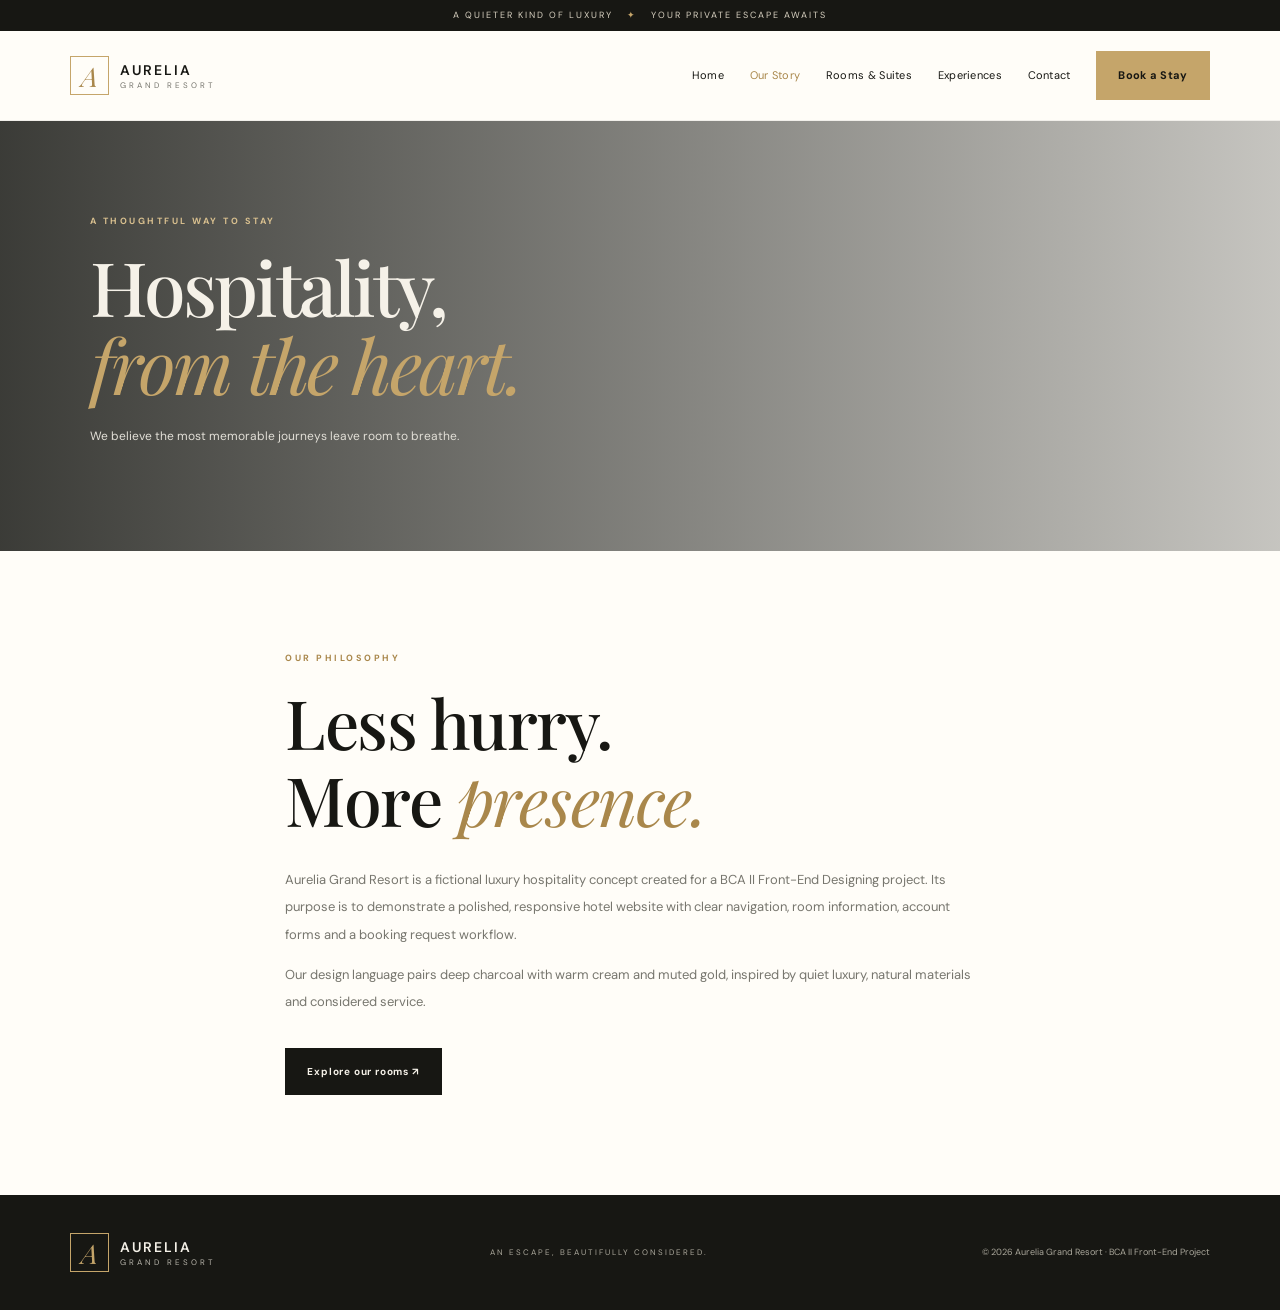
<file: proj/about.html>
<!DOCTYPE html>
<html lang="en">

<head>
    <meta charset="UTF-8">
    <meta name="viewport" content="width=device-width, initial-scale=1.0">
    <title>Our Story | Aurelia</title>
    <link
        href="https://fonts.googleapis.com/css2?family=DM+Sans:wght@400;500;600;700&family=Playfair+Display:wght@400;500;600;700&display=swap"
        rel="stylesheet">
    <link rel="stylesheet" href="css/style.css">
</head>

<body>
    <div class="announcement">A QUIETER KIND OF LUXURY <span>✦</span> YOUR PRIVATE ESCAPE AWAITS</div>
    <header class="site-header"><a class="brand" href="index.html"><span
                class="brand-mark">A</span><span><strong>AURELIA</strong><small>GRAND RESORT</small></span></a>
        <nav class="main-nav"><a href="index.html">Home</a><a class="active" href="about.html">Our Story</a><a
                href="rooms.html">Rooms & Suites</a><a href="facilities.html">Experiences</a><a
                href="index.html#contact">Contact</a><a class="button button-gold nav-book" href="booking.html">Book a
                Stay</a></nav>
    </header>
    <main>
        <section class="page-hero about-hero">
            <div>
                <p class="eyebrow light">A THOUGHTFUL WAY TO STAY</p>
                <h1>Hospitality,<br><em>from the heart.</em></h1>
                <p>We believe the most memorable journeys leave room to breathe.</p>
            </div>
        </section>
        <section class="section story-content">
            <p class="eyebrow">OUR PHILOSOPHY</p>
            <h2>Less hurry.<br>More <em>presence.</em></h2>
            <p>Aurelia Grand Resort is a fictional luxury hospitality concept created for a BCA II Front-End Designing
                project. Its purpose is to demonstrate a polished, responsive hotel website with clear navigation, room
                information, account forms and a booking request workflow.</p>
            <p>Our design language pairs deep charcoal with warm cream and muted gold, inspired by quiet luxury, natural
                materials and considered service.</p><a class="button button-dark" href="rooms.html">Explore our rooms
                ↗</a>
        </section>
    </main>
    <footer class="site-footer"><a class="brand brand-footer" href="index.html"><span
                class="brand-mark">A</span><span><strong>AURELIA</strong><small>GRAND RESORT</small></span></a>
        <p>AN ESCAPE, BEAUTIFULLY CONSIDERED.</p><small>© <span id="year"></span> Aurelia Grand Resort · BCA II
            Front-End Project</small>
    </footer>
    <script src="https://code.jquery.com/jquery-3.7.1.min.js"></script>
    <script src="js/jquery-effects.js"></script>
    <script src="js/script.js"></script>
</body>

</html>
</file>
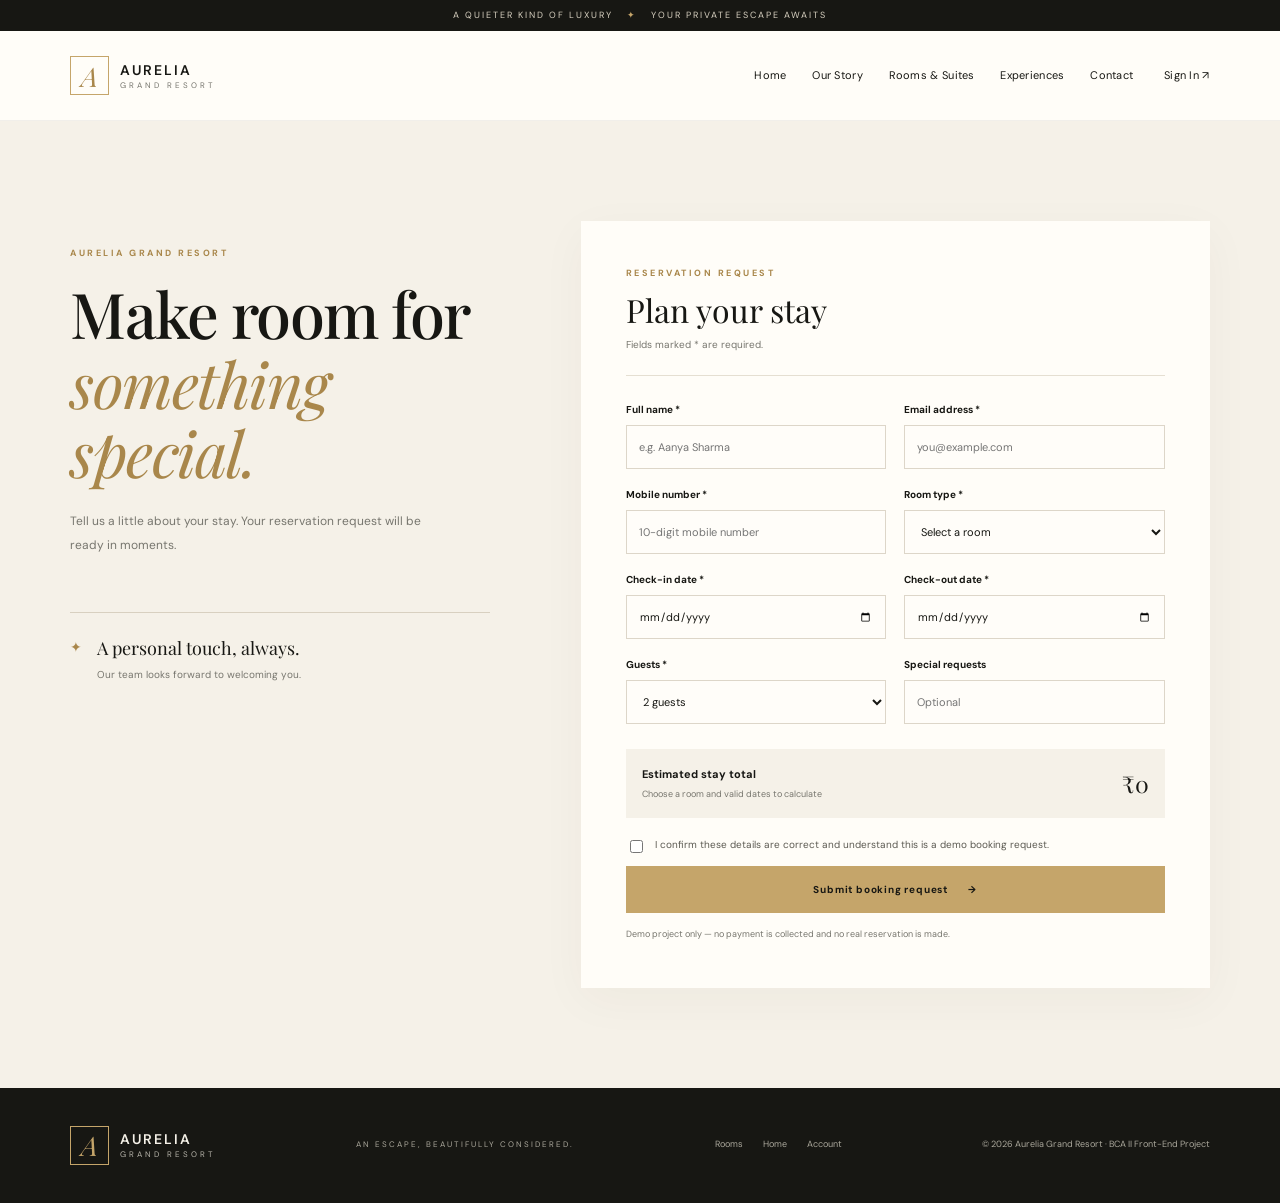
<file: proj/booking.html>
<!DOCTYPE html>
<html lang="en">

<head>
    <meta charset="UTF-8">
    <meta name="viewport" content="width=device-width, initial-scale=1.0">
    <title>Book a Stay | Aurelia</title>
    <link rel="preconnect" href="https://fonts.googleapis.com">
    <link
        href="https://fonts.googleapis.com/css2?family=DM+Sans:wght@400;500;600;700&family=Playfair+Display:wght@400;500;600;700&display=swap"
        rel="stylesheet">
    <link rel="stylesheet" href="css/style.css">
</head>

<body>
    <div class="announcement">A QUIETER KIND OF LUXURY <span>✦</span> YOUR PRIVATE ESCAPE AWAITS</div>
    <header class="site-header"><a class="brand" href="index.html"><span
                class="brand-mark">A</span><span><strong>AURELIA</strong><small>GRAND RESORT</small></span></a><button
            class="menu-toggle" id="menuToggle" aria-label="Toggle navigation">☰</button>
        <nav class="main-nav" id="mainNav"><a href="index.html">Home</a><a href="about.html">Our Story</a><a
                href="rooms.html">Rooms & Suites</a><a href="facilities.html">Experiences</a><a
                href="index.html#contact">Contact</a><a class="nav-login" href="login.html">Sign In ↗</a></nav>
    </header>
    <main>
        <section class="booking-page section">
            <div class="booking-intro">
                <p class="eyebrow">AURELIA GRAND RESORT</p>
                <h1>Make room for<br><em>something special.</em></h1>
                <p>Tell us a little about your stay. Your reservation request will be ready in moments.</p>
                <div class="booking-note"><span>✦</span>
                    <div><strong>A personal touch, always.</strong>
                        <p>Our team looks forward to welcoming you.</p>
                    </div>
                </div>
            </div>
            <div class="form-panel">
                <div class="form-panel-head">
                    <p class="eyebrow">RESERVATION REQUEST</p>
                    <h2>Plan your stay</h2>
                    <p>Fields marked * are required.</p>
                </div>
                <form id="bookingForm" novalidate>
                    <div class="form-row">
                        <div class="field"><label for="fullName">Full name *</label><input id="fullName" name="fullName"
                                autocomplete="name" required minlength="2" placeholder="e.g. Aanya Sharma"><small
                                class="error"></small></div>
                        <div class="field"><label for="email">Email address *</label><input id="email" name="email"
                                type="email" autocomplete="email" required placeholder="you@example.com"><small
                                class="error"></small></div>
                    </div>
                    <div class="form-row">
                        <div class="field"><label for="mobile">Mobile number *</label><input id="mobile" name="mobile"
                                type="tel" inputmode="numeric" pattern="[0-9]{10}" maxlength="10" required
                                placeholder="10-digit mobile number"><small class="error"></small></div>
                        <div class="field"><label for="roomType">Room type *</label><select id="roomType"
                                name="roomType" required>
                                <option value="">Select a room</option>
                                <option value="Deluxe Retreat">Deluxe Retreat — ₹6,500/night</option>
                                <option value="Premier Suite">Premier Suite — ₹9,800/night</option>
                                <option value="Signature Villa">Signature Villa — ₹18,500/night</option>
                            </select><small class="error"></small></div>
                    </div>
                    <div class="form-row">
                        <div class="field"><label for="checkIn">Check-in date *</label><input id="checkIn"
                                name="checkIn" type="date" required><small class="error"></small></div>
                        <div class="field"><label for="checkOut">Check-out date *</label><input id="checkOut"
                                name="checkOut" type="date" required><small class="error"></small></div>
                    </div>
                    <div class="form-row">
                        <div class="field"><label for="guests">Guests *</label><select id="guests" name="guests"
                                required>
                                <option value="1">1 guest</option>
                                <option value="2" selected>2 guests</option>
                                <option value="3">3 guests</option>
                                <option value="4">4 guests</option>
                                <option value="5">5 guests</option>
                                <option value="6">6 guests</option>
                            </select><small class="error"></small></div>
                        <div class="field"><label for="requests">Special requests</label><input id="requests"
                                name="requests" placeholder="Optional"></div>
                    </div>
                    <div class="estimate-box">
                        <div><span>Estimated stay total</span><small id="estimateDetails">Choose a room and dates to
                                calculate</small></div><strong id="estimateTotal">₹0</strong>
                    </div>
                    <label class="checkbox-line"><input type="checkbox" id="terms" required><span>I confirm these
                            details are correct and understand this is a demo booking request.</span></label><small
                        class="error terms-error"></small>
                    <button class="button button-gold button-full" type="submit">Submit booking request
                        <span>→</span></button>
                    <p class="form-disclaimer">Demo project only — no payment is collected and no real reservation is
                        made.</p>
                </form>
            </div>
        </section>
    </main>
    <footer class="site-footer"><a class="brand brand-footer" href="index.html"><span
                class="brand-mark">A</span><span><strong>AURELIA</strong><small>GRAND RESORT</small></span></a>
        <p>AN ESCAPE, BEAUTIFULLY CONSIDERED.</p>
        <div><a href="rooms.html">Rooms</a><a href="index.html">Home</a><a href="login.html">Account</a></div><small>©
            <span id="year"></span> Aurelia Grand Resort · BCA II Front-End Project</small>
    </footer>
    <script src="https://code.jquery.com/jquery-3.7.1.min.js"></script>
    <script src="js/jquery-effects.js"></script>
    <script src="js/script.js"></script>
    <script src="js/booking.js"></script>
</body>

</html>
</file>
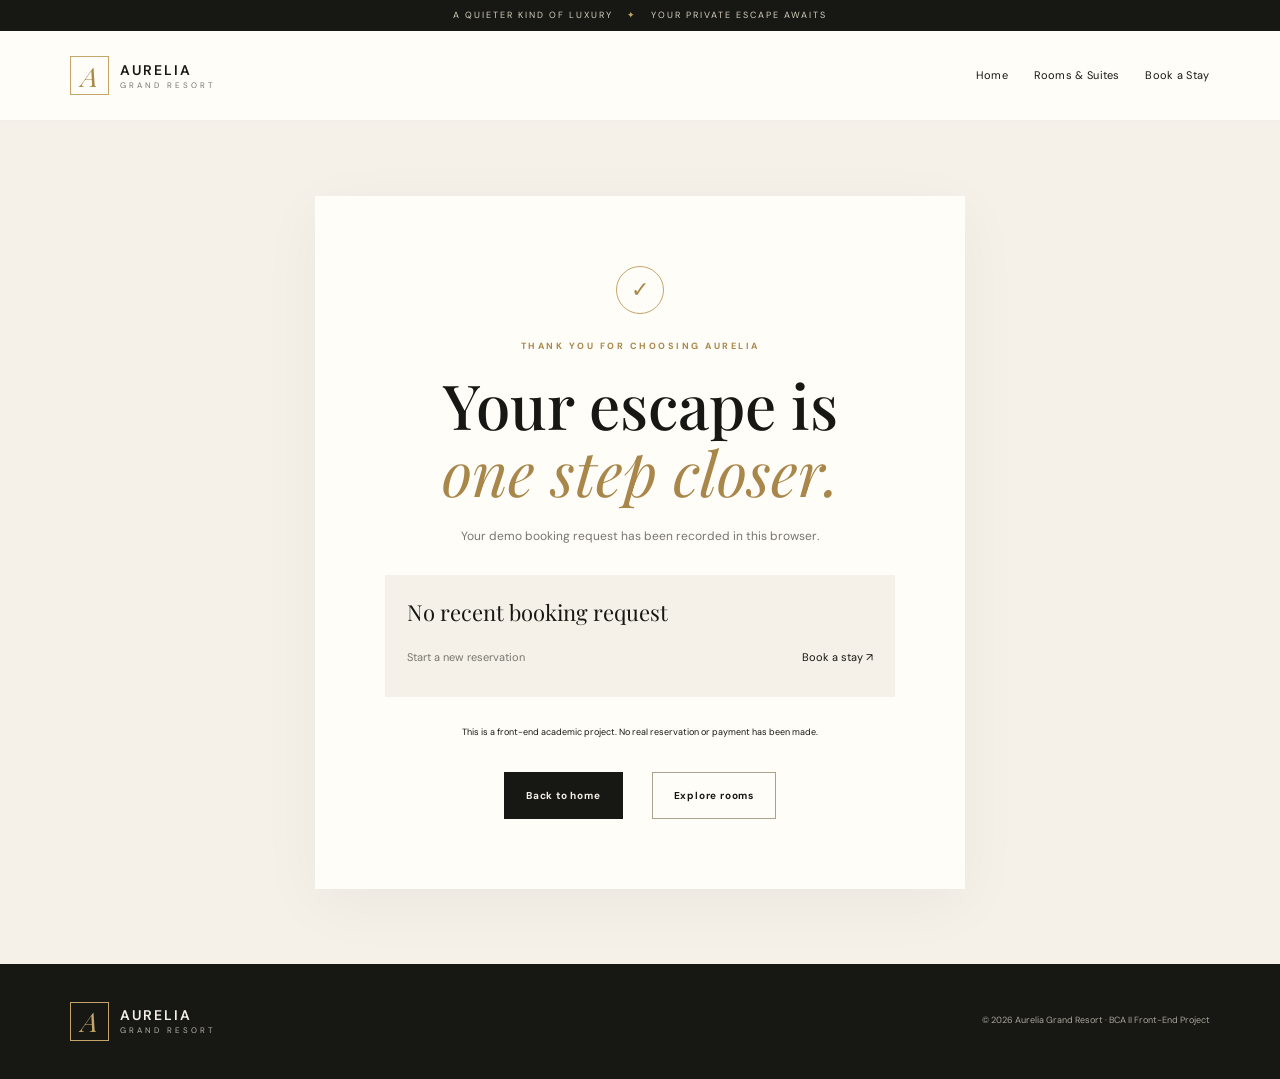
<file: proj/confirmation.html>
<!DOCTYPE html>
<html lang="en">

<head>
    <meta charset="UTF-8">
    <meta name="viewport" content="width=device-width, initial-scale=1.0">
    <title>Booking Request Received | Aurelia</title>
    <link
        href="https://fonts.googleapis.com/css2?family=DM+Sans:wght@400;500;600;700&family=Playfair+Display:wght@400;500;600;700&display=swap"
        rel="stylesheet">
    <link rel="stylesheet" href="css/style.css">
</head>

<body>
    <div class="announcement">A QUIETER KIND OF LUXURY <span>✦</span> YOUR PRIVATE ESCAPE AWAITS</div>
    <header class="site-header"><a class="brand" href="index.html"><span
                class="brand-mark">A</span><span><strong>AURELIA</strong><small>GRAND RESORT</small></span></a>
        <nav class="main-nav"><a href="index.html">Home</a><a href="rooms.html">Rooms & Suites</a><a
                href="booking.html">Book a Stay</a></nav>
    </header>
    <main class="confirmation-wrap">
        <div class="confirmation-card">
            <div class="success-icon">✓</div>
            <p class="eyebrow">THANK YOU FOR CHOOSING AURELIA</p>
            <h1>Your escape is<br><em>one step closer.</em></h1>
            <p class="confirmation-lead">Your demo booking request has been recorded in this browser.</p>
            <div id="confirmationDetails" class="confirmation-details"></div>
            <p class="muted small-note">This is a front-end academic project. No real reservation or payment has been
                made.</p>
            <div class="hero-actions centered"><a class="button button-dark" href="index.html">Back to home</a><a
                    class="button button-outline-dark" href="rooms.html">Explore rooms</a></div>
        </div>
    </main>
    <footer class="site-footer"><a class="brand brand-footer" href="index.html"><span
                class="brand-mark">A</span><span><strong>AURELIA</strong><small>GRAND RESORT</small></span></a><small>©
            <span id="year"></span> Aurelia Grand Resort · BCA II Front-End Project</small></footer>
    <script src="https://code.jquery.com/jquery-3.7.1.min.js"></script>
    <script src="js/jquery-effects.js"></script>
    <script src="js/script.js"></script>
    <script src="js/confirmation.js"></script>
</body>

</html>
</file>
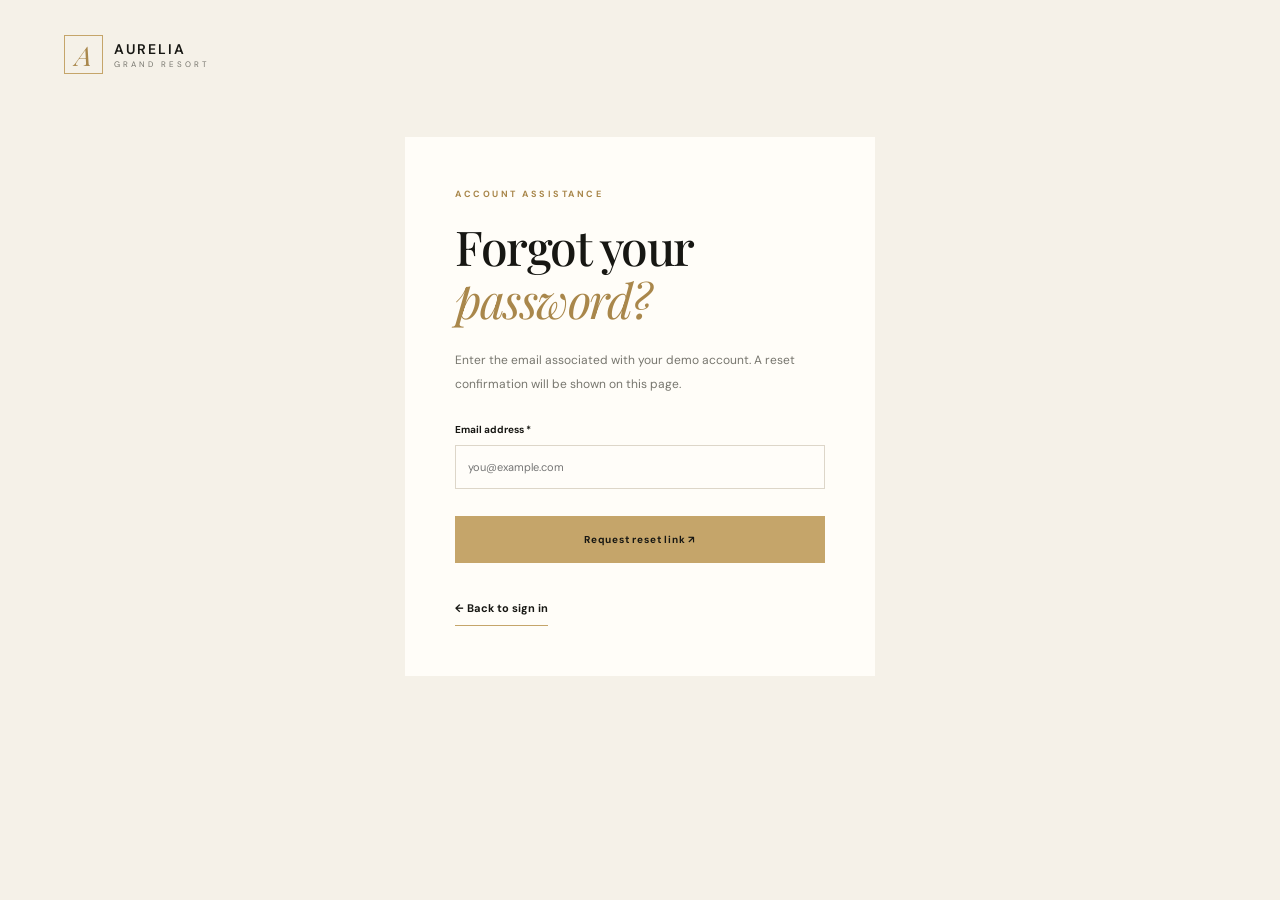
<file: proj/forgot-password.html>
<!DOCTYPE html>
<html lang="en">

<head>
    <meta charset="UTF-8">
    <meta name="viewport" content="width=device-width, initial-scale=1.0">
    <title>Reset Password | Aurelia</title>
    <link
        href="https://fonts.googleapis.com/css2?family=DM+Sans:wght@400;500;600;700&family=Playfair+Display:wght@400;500;600;700&display=swap"
        rel="stylesheet">
    <link rel="stylesheet" href="css/style.css">
</head>

<body class="simple-auth"><a class="brand" href="index.html"><span
            class="brand-mark">A</span><span><strong>AURELIA</strong><small>GRAND RESORT</small></span></a>
    <main class="simple-auth-card">
        <p class="eyebrow">ACCOUNT ASSISTANCE</p>
        <h1>Forgot your<br><em>password?</em></h1>
        <p>Enter the email associated with your demo account. A reset confirmation will be shown on this page.</p>
        <form id="forgotForm" novalidate>
            <div class="field"><label for="forgotEmail">Email address *</label><input id="forgotEmail" type="email"
                    required placeholder="you@example.com"><small class="error"></small></div><button
                class="button button-gold button-full" type="submit">Request reset link ↗</button>
            <div id="forgotMessage" class="inline-message" role="status"></div>
        </form><a class="text-link dark-link" href="login.html">← Back to sign in</a>
    </main>
    <script src="https://code.jquery.com/jquery-3.7.1.min.js"></script>
    <script src="js/jquery-effects.js"></script>
    <script src="js/script.js"></script>
    <script src="js/auth.js"></script>
</body>

</html>
</file>
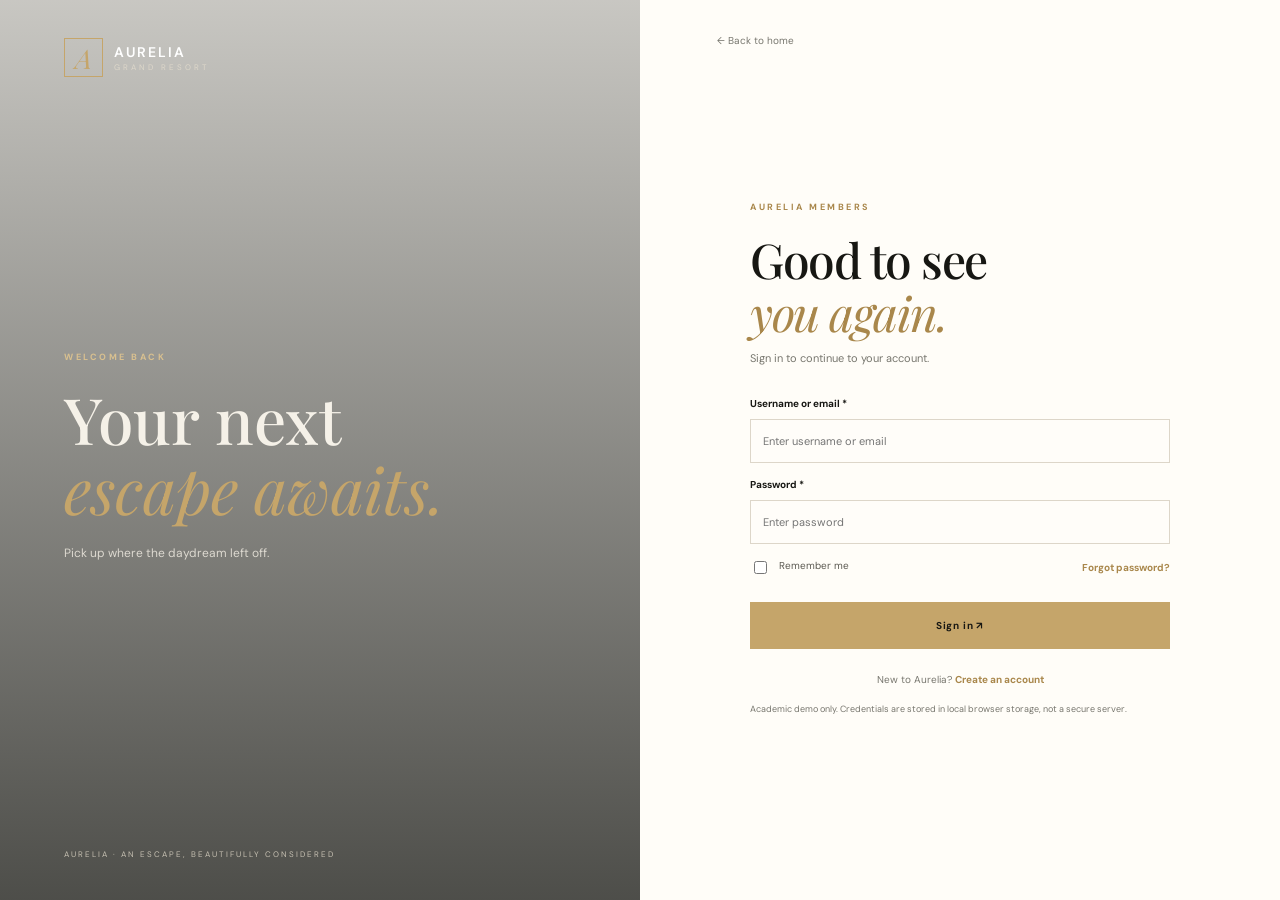
<file: proj/login.html>
<!DOCTYPE html>
<html lang="en">

<head>
    <meta charset="UTF-8">
    <meta name="viewport" content="width=device-width, initial-scale=1.0">
    <title>Sign In | Aurelia</title>
    <link
        href="https://fonts.googleapis.com/css2?family=DM+Sans:wght@400;500;600;700&family=Playfair+Display:wght@400;500;600;700&display=swap"
        rel="stylesheet">
    <link rel="stylesheet" href="css/style.css">
</head>

<body class="auth-body">
    <div class="auth-visual"><a class="brand brand-light" href="index.html"><span
                class="brand-mark">A</span><span><strong>AURELIA</strong><small>GRAND RESORT</small></span></a>
        <div>
            <p class="eyebrow light">WELCOME BACK</p>
            <h1>Your next<br><em>escape awaits.</em></h1>
            <p>Pick up where the daydream left off.</p>
        </div><span class="auth-caption">AURELIA · AN ESCAPE, BEAUTIFULLY CONSIDERED</span>
    </div>
    <main class="auth-content"><a class="back-link" href="index.html">← Back to home</a>
        <div class="auth-form-wrap">
            <p class="eyebrow">AURELIA MEMBERS</p>
            <h2>Good to see<br><em>you again.</em></h2>
            <p class="auth-subtitle">Sign in to continue to your account.</p>
            <form id="loginForm" novalidate>
                <div class="field"><label for="loginId">Username or email *</label><input id="loginId" required
                        autocomplete="username" placeholder="Enter username or email"><small class="error"></small>
                </div>
                <div class="field"><label for="loginPassword">Password *</label><input id="loginPassword"
                        type="password" required autocomplete="current-password" placeholder="Enter password"><small
                        class="error"></small></div>
                <div class="login-options"><label class="checkbox-line"><input type="checkbox"
                            id="remember"><span>Remember me</span></label><a href="forgot-password.html">Forgot
                        password?</a></div><button class="button button-gold button-full" type="submit">Sign in
                    ↗</button>
                <div id="loginMessage" class="inline-message" role="status"></div>
            </form>
            <p class="auth-switch">New to Aurelia? <a href="register.html">Create an account</a></p>
            <p class="form-disclaimer">Academic demo only. Credentials are stored in local browser storage, not a secure
                server.</p>
        </div>
    </main>
    <script src="https://code.jquery.com/jquery-3.7.1.min.js"></script>
    <script src="js/jquery-effects.js"></script>
    <script src="js/script.js"></script>
    <script src="js/auth.js"></script>
</body>

</html>
</file>
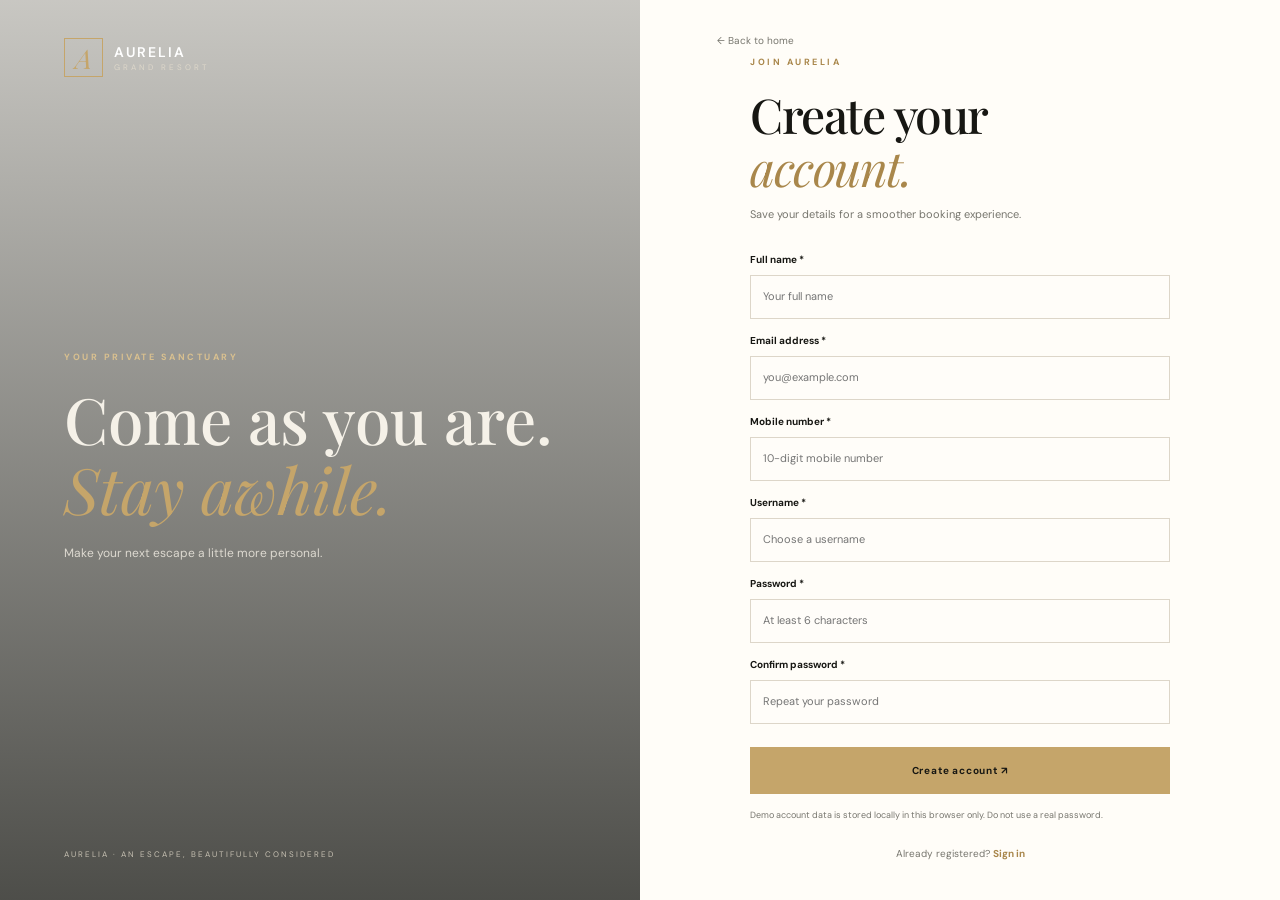
<file: proj/register.html>
<!DOCTYPE html>
<html lang="en">

<head>
    <meta charset="UTF-8">
    <meta name="viewport" content="width=device-width, initial-scale=1.0">
    <title>Create Account | Aurelia</title>
    <link
        href="https://fonts.googleapis.com/css2?family=DM+Sans:wght@400;500;600;700&family=Playfair+Display:wght@400;500;600;700&display=swap"
        rel="stylesheet">
    <link rel="stylesheet" href="css/style.css">
</head>

<body class="auth-body">
    <div class="auth-visual"><a class="brand brand-light" href="index.html"><span
                class="brand-mark">A</span><span><strong>AURELIA</strong><small>GRAND RESORT</small></span></a>
        <div>
            <p class="eyebrow light">YOUR PRIVATE SANCTUARY</p>
            <h1>Come as you are.<br><em>Stay awhile.</em></h1>
            <p>Make your next escape a little more personal.</p>
        </div><span class="auth-caption">AURELIA · AN ESCAPE, BEAUTIFULLY CONSIDERED</span>
    </div>
    <main class="auth-content"><a class="back-link" href="index.html">← Back to home</a>
        <div class="auth-form-wrap">
            <p class="eyebrow">JOIN AURELIA</p>
            <h2>Create your<br><em>account.</em></h2>
            <p class="auth-subtitle">Save your details for a smoother booking experience.</p>
            <form id="registerForm" novalidate>
                <div class="field"><label for="name">Full name *</label><input id="name" required minlength="2"
                        placeholder="Your full name"><small class="error"></small></div>
                <div class="field"><label for="regEmail">Email address *</label><input id="regEmail" type="email"
                        required placeholder="you@example.com"><small class="error"></small></div>
                <div class="field"><label for="regMobile">Mobile number *</label><input id="regMobile"
                        inputmode="numeric" maxlength="10" pattern="[0-9]{10}" required
                        placeholder="10-digit mobile number"><small class="error"></small></div>
                <div class="field"><label for="username">Username *</label><input id="username" required minlength="3"
                        placeholder="Choose a username"><small class="error"></small></div>
                <div class="field"><label for="password">Password *</label><input id="password" type="password" required
                        minlength="6" placeholder="At least 6 characters"><small class="error"></small></div>
                <div class="field"><label for="confirmPassword">Confirm password *</label><input id="confirmPassword"
                        type="password" required placeholder="Repeat your password"><small class="error"></small></div>
                <button class="button button-gold button-full" type="submit">Create account ↗</button>
                <p class="form-disclaimer">Demo account data is stored locally in this browser only. Do not use a real
                    password.</p>
            </form>
            <p class="auth-switch">Already registered? <a href="login.html">Sign in</a></p>
        </div>
    </main>
    <script src="https://code.jquery.com/jquery-3.7.1.min.js"></script>
    <script src="js/jquery-effects.js"></script>
    <script src="js/script.js"></script>
    <script src="js/auth.js"></script>
</body>

</html>
</file>
<file: proj/css/style.css>
/* Aurelia Grand Resort — black, cream & gold luxury visual system */
:root{--ink:#171713;--ink-soft:#24241e;--cream:#f5f1e8;--paper:#fffdf8;--gold:#c5a56a;--gold-dark:#a9874b;--muted:#77766e;--line:#e5dfd2;--serif:"Playfair Display",Georgia,serif;--sans:"DM Sans",Arial,sans-serif;--max:1240px}
*{box-sizing:border-box}html{scroll-behavior:smooth;scroll-padding-top:90px}body{margin:0;background:var(--paper);color:var(--ink);font-family:var(--sans);font-size:14px;line-height:1.7}a{color:inherit;text-decoration:none}img{display:block;width:100%;object-fit:cover}button,input,select{font:inherit}.announcement{height:31px;background:var(--ink);color:#d7d0c0;display:flex;align-items:center;justify-content:center;gap:14px;font-size:9px;letter-spacing:2px}.announcement span{color:var(--gold)}.site-header{height:90px;padding:0 max(5.5vw,24px);display:flex;align-items:center;justify-content:space-between;background:var(--paper);position:sticky;top:0;z-index:20;border-bottom:1px solid rgba(23,23,19,.06)}.brand{display:flex;align-items:center;gap:11px;flex-shrink:0}.brand-mark{width:39px;height:39px;border:1px solid var(--gold);display:grid;place-items:center;color:var(--gold-dark);font:italic 27px var(--serif)}.brand strong,.brand small{display:block;line-height:1.35;letter-spacing:2px}.brand strong{font-size:14px;font-weight:600}.brand small{font-size:8px;letter-spacing:3px;color:var(--muted)}.main-nav{display:flex;align-items:center;gap:clamp(14px,2vw,30px)}.main-nav>a{font-size:11px;letter-spacing:.3px;transition:color .25s}.main-nav>a:hover,.main-nav>a.active{color:var(--gold-dark)}.main-nav .nav-login{margin-left:5px}.button{display:inline-flex;align-items:center;justify-content:center;gap:20px;padding:14px 21px;border:1px solid transparent;font-size:10px;font-weight:700;letter-spacing:.8px;cursor:pointer;transition:background .25s,color .25s,transform .25s,border-color .25s}.button:hover{transform:translateY(-2px)}.button-gold{background:var(--gold);color:#171713}.button-gold:hover{background:#d7ba83}.button-dark{background:var(--ink);color:var(--cream)}.button-dark:hover{background:#38372f}.button-outline{border-color:#a79c83;color:var(--cream);background:transparent}.button-outline:hover{background:var(--cream);color:var(--ink)}.button-outline-dark{border-color:#aaa18f;color:var(--ink);background:transparent}.button-full{width:100%;margin-top:10px}.menu-toggle{display:none;border:0;background:none;font-size:24px}
.hero{height:min(690px,72vw);min-height:520px;position:relative;background:var(--ink);color:var(--cream);display:flex;align-items:center;overflow:hidden}.hero-image{position:absolute;inset:0;background:linear-gradient(90deg,rgba(17,18,14,.88) 0%,rgba(17,18,14,.59) 44%,rgba(17,18,14,.08) 100%),url("https://images.unsplash.com/photo-1600210492486-724fe5c67fb0?auto=format&fit=crop&w=2200&q=90") center 55%/cover;transform:scale(1.01)}.hero-content{position:relative;width:min(var(--max),89%);margin:auto;padding:35px 0 55px;animation:fadeUp .8s ease both}.eyebrow{font-size:9px;font-weight:700;letter-spacing:2.5px;color:var(--gold-dark);margin:0 0 18px}.eyebrow.light{color:#d9c08f}.hero h1,.page-hero h1{font:500 clamp(52px,7vw,91px)/1.04 var(--serif);letter-spacing:-2.8px;margin:0 0 23px}.hero h1 em,.page-hero h1 em,h1 em,h2 em{font-weight:400;color:var(--gold);font-style:italic}.hero-copy{max-width:380px;color:#dedbd2;font-size:13px;line-height:1.9}.hero-actions{display:flex;align-items:center;gap:29px;margin-top:31px}.text-link{display:inline-flex;gap:13px;align-items:center;font-size:11px;font-weight:700;border-bottom:1px solid var(--gold);padding-bottom:7px}.light-link{color:var(--cream)}.dark-link{color:var(--ink)}.hero-caption{position:absolute;bottom:27px;left:5.5%;right:5.5%;display:flex;justify-content:space-between;color:#ddd5c5;font-size:9px;letter-spacing:2px}.booking-strip{display:grid;grid-template-columns:1fr 1fr .8fr auto;align-items:center;gap:25px;background:var(--cream);padding:24px max(5.5vw,24px);border-bottom:1px solid var(--line)}.booking-strip>div{display:flex;flex-direction:column;gap:3px}.booking-strip label{font-size:8px;letter-spacing:1.8px;font-weight:700;color:var(--muted)}.booking-strip input,.booking-strip select{border:0;background:transparent;color:var(--ink);font-size:12px;outline:none;max-width:100%}.booking-strip .button{white-space:nowrap}
.section{padding:100px max(5.5vw,24px)}.intro-section{max-width:1450px;margin:auto}.section-kicker{font-size:9px;letter-spacing:2px;color:var(--muted);margin-bottom:34px}.section-kicker span{color:var(--gold);padding:0 12px}.intro-grid{display:grid;grid-template-columns:1fr .8fr;gap:10%;align-items:end}.intro-grid h2,.section-heading h2,.contact-section h2,.story-content h2{font:500 clamp(38px,5vw,62px)/1.13 var(--serif);letter-spacing:-1.5px;margin:0}.intro-grid h2 em,.section-heading h2 em,.contact-section h2 em,.story-content h2 em{color:var(--gold-dark)}.intro-copy p{color:#65645c;max-width:420px;line-height:2;margin:0 0 25px}.image-mosaic{display:grid;grid-template-columns:1.35fr .8fr;gap:22px;align-items:end;margin-top:65px}.mosaic-large,.mosaic-small{position:relative}.mosaic-large img{height:390px}.mosaic-small img{height:280px}.mosaic-large span,.mosaic-small span{position:absolute;bottom:17px;left:18px;color:#fff;font-size:8px;letter-spacing:2px;text-shadow:0 1px 5px #000}
.rooms-section{background:var(--cream)}.section-heading{display:flex;align-items:end;justify-content:space-between;gap:25px;margin-bottom:38px}.section-heading .eyebrow{margin-bottom:10px}.room-grid{display:grid;grid-template-columns:repeat(3,1fr);gap:23px}.room-card{min-width:0}.room-card>a:first-child{display:block;overflow:hidden}.room-card img{height:265px;transition:transform .55s}.room-card>a:hover img{transform:scale(1.04)}.room-card-info{display:flex;justify-content:space-between;gap:12px;padding:19px 0 12px}.room-card h3,.room-list-copy h3,.facility-grid h3{font:500 22px var(--serif);margin:0 0 4px}.room-card p{font-size:10px;color:var(--muted);margin:0}.room-card-info>strong{white-space:nowrap;font-size:12px}.room-card-info small,.room-list-bottom small{font-size:9px;font-weight:400;color:var(--muted)}.room-link{font-size:10px;display:inline-block;border-bottom:1px solid var(--gold);padding-bottom:6px;margin-top:6px}.experience-band{display:grid;grid-template-columns:1fr 1fr;background:var(--ink);color:var(--cream)}.experience-image{min-height:610px;background:url("https://images.unsplash.com/photo-1576013551627-0cc20b96c2a7?auto=format&fit=crop&w=1200&q=90") center/cover}.experience-copy{padding:85px clamp(30px,7vw,100px)}.experience-copy h2{font:500 clamp(45px,5vw,68px)/1.05 var(--serif);margin:0 0 20px}.experience-copy>p:not(.eyebrow){color:#c5c2b8;max-width:380px;font-size:12px;line-height:2}.experience-copy ul{list-style:none;margin:30px 0;padding:0;border-top:1px solid #3d3c34}.experience-copy li{padding:13px 0;border-bottom:1px solid #3d3c34;font-size:11px}.experience-copy li span{color:var(--gold);margin-right:18px;font-size:9px}.experience-copy .button{margin-top:5px}.quote-section{text-align:center;padding:90px 20px;background:#e9e1d1}.quote-mark{font:70px var(--serif);line-height:.8;color:var(--gold-dark)}.quote-section blockquote{font:italic clamp(25px,3.5vw,40px)/1.35 var(--serif);margin:18px 0 24px}.quote-section p{font-size:8px;letter-spacing:2.5px;color:var(--muted)}.contact-section{padding:85px max(5.5vw,24px);display:grid;grid-template-columns:1fr .7fr;gap:10%;align-items:center}.contact-section h2{font-size:clamp(37px,4.5vw,57px)}.contact-details p{color:var(--muted);font-size:12px;line-height:2}.contact-details .muted{font-size:10px;margin-top:25px}.site-footer{background:var(--ink);color:var(--cream);padding:38px max(5.5vw,24px);display:flex;align-items:center;justify-content:space-between;gap:20px;flex-wrap:wrap}.brand-footer .brand-mark{color:var(--gold)}.brand-footer small{color:#b6b3a9}.site-footer>p{font-size:8px;letter-spacing:2px;color:#aaa79b}.site-footer>div{display:flex;gap:20px}.site-footer>div a,.site-footer>small{font-size:9px;color:#aaa79b}.site-footer a:hover{color:var(--gold)}
.page-hero{min-height:430px;display:flex;align-items:center;color:var(--cream);padding:70px max(7vw,24px);background-position:center;background-size:cover;position:relative}.page-hero:before{content:"";position:absolute;inset:0;background:linear-gradient(90deg,rgba(16,17,13,.82),rgba(16,17,13,.24))}.page-hero>div{position:relative;max-width:var(--max);width:100%;margin:auto}.page-hero h1{font-size:clamp(50px,6vw,75px)}.page-hero p:not(.eyebrow){max-width:430px;color:#e2dfd7;font-size:12px}.rooms-hero{background-image:url("https://images.unsplash.com/photo-1611892440504-42a792e24d32?auto=format&fit=crop&w=2000&q=90")}.about-hero{background-image:url("https://images.unsplash.com/photo-1600210492486-724fe5c67fb0?auto=format&fit=crop&w=2000&q=90")}.experience-hero{background-image:url("https://images.unsplash.com/photo-1571896349842-33c89424de2d?auto=format&fit=crop&w=2000&q=90")}.room-list-section{background:var(--cream)}.room-list-card{display:grid;grid-template-columns:1.1fr 1fr;gap:clamp(25px,5vw,70px);padding:28px 0 45px;border-bottom:1px solid #d9d2c4;margin-bottom:24px}.room-list-card>img{height:340px}.room-list-copy{display:flex;flex-direction:column;align-items:flex-start;justify-content:center}.room-list-copy .eyebrow{margin-bottom:9px}.room-list-copy h3{font-size:32px;margin-bottom:13px}.room-list-copy>p:not(.eyebrow){color:#6b6a61;max-width:430px;font-size:12px;line-height:2}.amenities{display:flex;flex-wrap:wrap;gap:8px;margin:15px 0 24px}.amenities span{font-size:9px;background:#e9e2d4;padding:7px 10px}.room-list-bottom{width:100%;display:flex;align-items:center;justify-content:space-between;gap:20px}.room-list-bottom strong{font-size:17px}.room-list-bottom .button{white-space:nowrap}
.booking-page{display:grid;grid-template-columns:.8fr 1.2fr;gap:8%;align-items:start;background:var(--cream);min-height:calc(100vh - 180px)}.booking-intro{position:sticky;top:130px;padding-top:25px}.booking-intro h1,.auth-form-wrap h2,.simple-auth-card h1{font:500 clamp(43px,5vw,63px)/1.1 var(--serif);letter-spacing:-1.5px;margin:0 0 22px}.booking-intro h1 em,.auth-form-wrap h2 em,.simple-auth-card h1 em{color:var(--gold-dark)}.booking-intro>p:not(.eyebrow){color:var(--muted);font-size:12px;line-height:2;max-width:360px}.booking-note{display:flex;gap:15px;margin-top:55px;padding-top:23px;border-top:1px solid #d8d0c0}.booking-note>span{color:var(--gold-dark)}.booking-note strong{font:18px var(--serif)}.booking-note p{font-size:10px;color:var(--muted);margin:3px 0}.form-panel{background:var(--paper);padding:clamp(24px,4vw,45px);box-shadow:0 12px 45px #4e3f1a0a}.form-panel-head{border-bottom:1px solid var(--line);padding-bottom:22px;margin-bottom:25px}.form-panel-head .eyebrow{margin-bottom:7px}.form-panel-head h2{font:32px var(--serif);margin:0 0 5px}.form-panel-head>p:last-child{font-size:10px;color:var(--muted);margin:0}.form-row{display:grid;grid-template-columns:1fr 1fr;gap:18px}.field{display:flex;flex-direction:column;margin-bottom:17px;min-width:0}.field label{font-size:10px;font-weight:700;margin-bottom:7px}.field input,.field select{width:100%;min-height:44px;border:1px solid #ddd6c9;background:#fffdf9;padding:10px 12px;outline:none;border-radius:0;font-size:11px;color:var(--ink);transition:border-color .2s}.field input:focus,.field select:focus{border-color:var(--gold-dark);box-shadow:0 0 0 2px #c5a56a22}.field input.invalid,.field select.invalid{border-color:#b65043}.error{min-height:0;color:#a33e32;font-size:9px;margin-top:4px}.error:empty{display:none}.estimate-box{display:flex;justify-content:space-between;gap:15px;align-items:center;padding:16px;background:var(--cream);margin:8px 0 18px}.estimate-box span,.estimate-box small{display:block}.estimate-box span{font-size:11px;font-weight:700}.estimate-box small{font-size:9px;color:var(--muted);margin-top:3px}.estimate-box strong{font:23px var(--serif);white-space:nowrap}.checkbox-line{display:flex;align-items:flex-start;gap:9px;font-size:10px;color:#5c5a52}.checkbox-line input{accent-color:var(--gold-dark);margin-top:4px}.terms-error{display:block;margin:4px 0}.form-disclaimer{font-size:9px;color:var(--muted);line-height:1.7;margin:14px 0 0}.confirmation-wrap{min-height:70vh;padding:75px 20px;display:grid;place-items:center;background:var(--cream)}.confirmation-card{max-width:650px;width:100%;text-align:center;background:var(--paper);padding:clamp(28px,6vw,70px);box-shadow:0 15px 60px #0000000b}.success-icon{margin:0 auto 25px;border:1px solid var(--gold);color:var(--gold-dark);border-radius:50%;width:48px;height:48px;display:grid;place-items:center;font-size:22px}.confirmation-card h1{font:500 clamp(42px,6vw,62px)/1.08 var(--serif);margin:0 0 20px}.confirmation-card h1 em{color:var(--gold-dark)}.confirmation-lead{font-size:12px;color:var(--muted)}.confirmation-details{text-align:left;background:var(--cream);padding:22px;margin:28px 0}.confirmation-details h3{font:22px var(--serif);margin:0 0 12px}.confirmation-details p{display:flex;justify-content:space-between;gap:15px;border-bottom:1px solid #e0d8ca;padding:9px 0;margin:0;font-size:11px}.confirmation-details p:last-child{border:0}.confirmation-details p span:first-child{color:var(--muted)}.small-note{font-size:9px}.centered{justify-content:center}
.auth-body{min-height:100vh;display:grid;grid-template-columns:1fr 1fr;background:var(--paper)}.auth-visual{position:relative;min-height:100vh;background:linear-gradient(0deg,rgba(18,19,15,.75),rgba(18,19,15,.23)),url("https://images.unsplash.com/photo-1600210492486-724fe5c67fb0?auto=format&fit=crop&w=1400&q=90") center/cover;color:var(--cream);padding:38px clamp(25px,5vw,75px);display:flex;flex-direction:column;justify-content:space-between}.brand-light .brand-mark{color:var(--gold)}.brand-light strong{color:white}.brand-light small{color:#ddd7ca}.auth-visual h1{font:500 clamp(40px,5vw,68px)/1.1 var(--serif);margin:0 0 18px}.auth-visual>div>p:last-child{color:#ddd9d0;font-size:12px}.auth-caption{font-size:8px;letter-spacing:2px;color:#c6c0b2}.auth-content{padding:32px clamp(25px,6vw,85px);display:flex;flex-direction:column}.back-link{font-size:10px;color:var(--muted)}.auth-form-wrap{max-width:420px;width:100%;margin:auto}.auth-form-wrap h2{font-size:48px;margin-bottom:10px}.auth-subtitle{font-size:11px;color:var(--muted);margin-bottom:27px}.auth-form-wrap .field{margin-bottom:13px}.auth-switch{text-align:center;font-size:10px;color:var(--muted);margin:22px 0 0}.auth-switch a,.login-options>a{color:var(--gold-dark);font-weight:700}.login-options{display:flex;justify-content:space-between;align-items:center;margin:2px 0 15px}.login-options>a{font-size:10px}.inline-message{font-size:10px;margin-top:12px;color:#8b5f24}.inline-message.success{color:#286b49}.simple-auth{min-height:100vh;background:var(--cream);padding:35px max(5vw,24px)}.simple-auth-card{max-width:470px;margin:7vh auto 0;padding:clamp(25px,5vw,50px);background:var(--paper)}.simple-auth-card h1{font-size:48px}.simple-auth-card>p:not(.eyebrow){font-size:12px;color:var(--muted);line-height:2;margin-bottom:25px}.simple-auth-card>.text-link{margin-top:24px}.story-content{max-width:850px;margin:auto}.story-content h2{font-size:clamp(44px,6vw,68px);margin-bottom:28px}.story-content>p:not(.eyebrow){max-width:700px;font-size:13px;color:var(--muted);line-height:2.1}.story-content .button{margin-top:20px}.facility-grid{display:grid;grid-template-columns:repeat(2,1fr);gap:35px 25px}.facility-grid img{height:270px;margin-bottom:18px}.facility-grid h3{font-size:26px}.facility-grid p{font-size:11px;color:var(--muted);max-width:400px}.center-cta{text-align:center;margin-top:45px}
@keyframes fadeUp{from{opacity:0;transform:translateY(15px)}to{opacity:1;transform:translateY(0)}}
@media(max-width:950px){.site-header{height:75px}.menu-toggle{display:block}.main-nav{display:none;position:absolute;top:75px;left:0;right:0;background:var(--paper);padding:22px 25px 28px;flex-direction:column;align-items:flex-start;gap:18px;border-bottom:1px solid var(--line);box-shadow:0 12px 20px #0000000b}.main-nav.open{display:flex}.main-nav .nav-book{margin-top:2px}.hero{min-height:520px;height:65vh}.booking-strip{grid-template-columns:1fr 1fr;gap:18px}.booking-strip .button{grid-column:span 2}.section{padding-top:75px;padding-bottom:75px}.room-card img{height:220px}.booking-page{grid-template-columns:1fr;gap:35px}.booking-intro{position:static}.booking-note{margin-top:25px}.form-panel{max-width:760px;width:100%;margin:auto}.auth-body{grid-template-columns:.8fr 1.2fr}.auth-visual{padding:30px}.auth-content{padding:28px}.room-list-card{gap:25px}.room-list-card>img{height:300px}}
@media(max-width:650px){.announcement{font-size:7px;letter-spacing:1.3px;gap:8px}.brand-mark{width:34px;height:34px}.brand strong{font-size:12px}.site-header{padding:0 20px}.hero{min-height:570px;height:76vh;align-items:flex-end}.hero-image{background-position:60% center;background-image:linear-gradient(90deg,rgba(17,18,14,.84),rgba(17,18,14,.3)),url("https://images.unsplash.com/photo-1600210492486-724fe5c67fb0?auto=format&fit=crop&w=1300&q=85")}.hero-content{width:calc(100% - 42px);padding-bottom:70px}.hero h1{font-size:59px}.hero-copy{max-width:330px}.hero-actions{gap:18px;flex-wrap:wrap}.hero-actions .button{padding:13px 14px}.hero-caption{font-size:7px;letter-spacing:1px;bottom:20px}.booking-strip{padding:22px 20px;gap:17px}.booking-strip .button{width:100%}.section{padding:60px 21px}.intro-grid{grid-template-columns:1fr;gap:25px}.intro-grid h2,.section-heading h2{font-size:43px}.image-mosaic{grid-template-columns:1fr;gap:15px;margin-top:40px}.mosaic-large img{height:290px}.mosaic-small img{height:230px}.section-heading{align-items:flex-start;flex-direction:column;gap:15px}.room-grid{grid-template-columns:1fr;gap:35px}.room-card img{height:260px}.experience-band{grid-template-columns:1fr}.experience-image{min-height:290px}.experience-copy{padding:55px 24px}.experience-copy h2{font-size:55px}.quote-section{padding:65px 18px}.quote-section blockquote br{display:none}.contact-section{padding:60px 21px;grid-template-columns:1fr;gap:20px}.site-footer{padding:32px 22px;align-items:flex-start;flex-direction:column;gap:16px}.site-footer>div{gap:15px}.page-hero{min-height:380px;padding:55px 23px}.page-hero h1{font-size:53px}.room-list-card{grid-template-columns:1fr;gap:19px;padding-bottom:30px}.room-list-card>img{height:250px}.room-list-copy h3{font-size:28px}.room-list-bottom{align-items:flex-start;flex-direction:column;gap:15px}.booking-page{padding:50px 18px}.booking-intro h1{font-size:45px}.form-panel{padding:22px 17px}.form-row{grid-template-columns:1fr;gap:0}.estimate-box{align-items:flex-start}.estimate-box strong{font-size:20px}.confirmation-wrap{padding:35px 14px}.confirmation-card{padding:30px 18px}.confirmation-details{padding:15px}.confirmation-details p{font-size:10px}.confirmation-card .hero-actions{flex-direction:column}.confirmation-card .button{width:100%}.auth-body{grid-template-columns:1fr}.auth-visual{min-height:250px;padding:22px 24px;gap:45px}.auth-visual h1{font-size:40px}.auth-visual .auth-caption{display:none}.auth-content{padding:25px 23px 40px}.auth-form-wrap{margin:42px auto 0}.auth-form-wrap h2{font-size:43px}.simple-auth{padding:25px 18px}.simple-auth-card{margin-top:40px}.facility-grid{grid-template-columns:1fr;gap:30px}.facility-grid img{height:240px}}


/* jQuery-powered room filter controls */
.room-filters{display:grid;grid-template-columns:auto minmax(180px,1fr) auto minmax(150px,.65fr) auto;gap:10px 14px;align-items:center;background:#f9f6ef;border:1px solid var(--line);padding:18px;margin:0 0 25px}
.room-search-label{font-size:8px;letter-spacing:1.4px;font-weight:700;color:var(--muted)}
.room-filters input,.room-filters select{min-width:0;height:42px;padding:9px 11px;border:1px solid #ddd6c9;background:#fffdf9;color:var(--ink);font:11px var(--sans);outline:none}
.room-filters input:focus,.room-filters select:focus{border-color:var(--gold-dark)}
.room-filters .button{padding:12px 13px;white-space:nowrap}
.room-filters #roomFilterStatus{grid-column:1/-1;font-size:10px;margin:0}
.jquery-empty-field{border-color:#b65043!important;box-shadow:0 0 0 2px #b6504312}
@media(max-width:850px){.room-filters{grid-template-columns:1fr 1fr}.room-filters .room-search-label{align-self:end}.room-filters #roomFilterStatus{grid-column:1/-1}.room-filters .button{grid-column:1/-1}}
@media(max-width:480px){.room-filters{grid-template-columns:1fr}.room-filters .room-search-label{margin-top:4px}}
</file>
